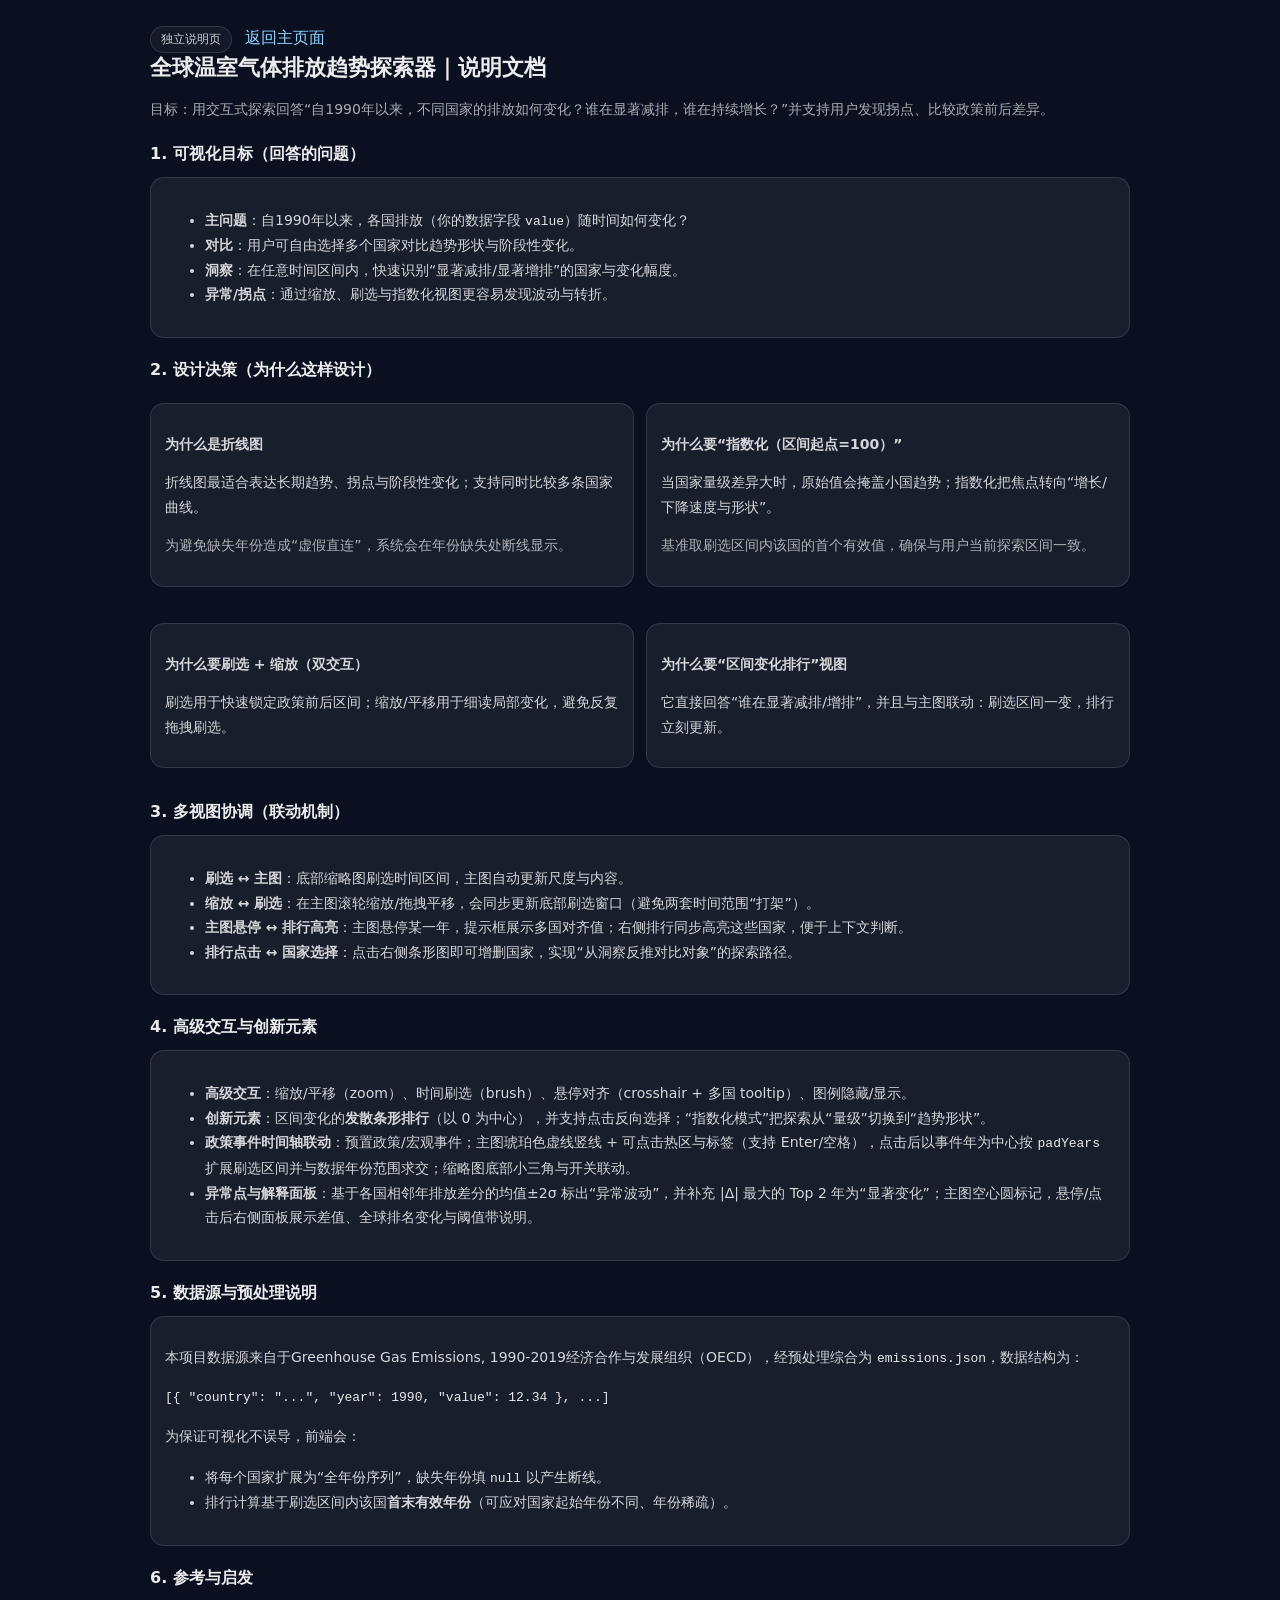
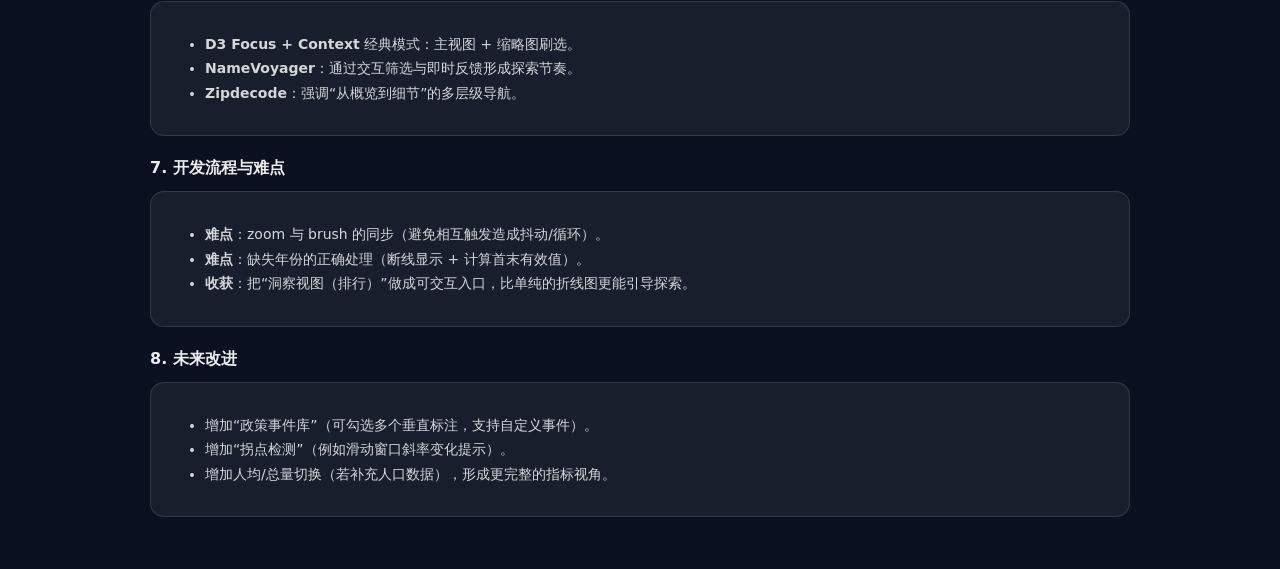
<file: docs/documentation.html>
<!doctype html>
<html lang="zh-CN">
  <head>
    <meta charset="utf-8" />
    <meta name="viewport" content="width=device-width, initial-scale=1" />
    <title>说明文档｜全球温室气体排放趋势探索器</title>
    <style>
      :root{
        --bg:#0b1020; --text:rgba(255,255,255,.92); --muted:rgba(255,255,255,.65);
        --card:rgba(255,255,255,.06); --border:rgba(255,255,255,.12); --accent:#8dd3ff;
        --mono: ui-monospace, SFMono-Regular, Menlo, Monaco, Consolas, "Liberation Mono", "Courier New", monospace;
        --sans: ui-sans-serif, system-ui, -apple-system, Segoe UI, Roboto, Helvetica, Arial, "Noto Sans", "Liberation Sans", sans-serif;
      }
      body{ margin:0; font-family:var(--sans); color:var(--text); background: var(--bg); }
      .wrap{ max-width: 980px; margin: 0 auto; padding: 26px 18px 40px; }
      h1{ font-size: 22px; margin: 0 0 8px; }
      h2{ font-size: 16px; margin: 22px 0 10px; }
      p, li{ color: rgba(255,255,255,.82); line-height: 1.75; font-size: 14px; }
      a{ color: var(--accent); text-decoration: none; }
      .card{
        background: var(--card);
        border: 1px solid var(--border);
        border-radius: 14px;
        padding: 14px 14px;
        margin: 12px 0;
      }
      code{ font-family: var(--mono); font-size: 13px; color: rgba(255,255,255,.9); }
      .muted{ color: var(--muted); }
      .pill{ display:inline-block; padding: 4px 10px; border-radius: 999px; border: 1px solid var(--border); background: rgba(255,255,255,.04); margin-right: 8px; font-size: 12px; color: rgba(255,255,255,.78); }
      .grid{ display:grid; grid-template-columns: 1fr 1fr; gap: 12px; }
      @media (max-width: 860px){ .grid{ grid-template-columns: 1fr; } }
    </style>
  </head>
  <body>
    <div class="wrap">
      <div class="muted">
        <span class="pill">独立说明页</span>
        <a href="../index.html">返回主页面</a>
      </div>
      <h1>全球温室气体排放趋势探索器｜说明文档</h1>
      <p class="muted">目标：用交互式探索回答“自1990年以来，不同国家的排放如何变化？谁在显著减排，谁在持续增长？”并支持用户发现拐点、比较政策前后差异。</p>

      <h2>1. 可视化目标（回答的问题）</h2>
      <div class="card">
        <ul>
          <li><b>主问题</b>：自1990年以来，各国排放（你的数据字段 <code>value</code>）随时间如何变化？</li>
          <li><b>对比</b>：用户可自由选择多个国家对比趋势形状与阶段性变化。</li>
          <li><b>洞察</b>：在任意时间区间内，快速识别“显著减排/显著增排”的国家与变化幅度。</li>
          <li><b>异常/拐点</b>：通过缩放、刷选与指数化视图更容易发现波动与转折。</li>
        </ul>
      </div>

      <h2>2. 设计决策（为什么这样设计）</h2>
      <div class="grid">
        <div class="card">
          <p><b>为什么是折线图</b></p>
          <p>折线图最适合表达长期趋势、拐点与阶段性变化；支持同时比较多条国家曲线。</p>
          <p class="muted">为避免缺失年份造成“虚假直连”，系统会在年份缺失处断线显示。</p>
        </div>
        <div class="card">
          <p><b>为什么要“指数化（区间起点=100）”</b></p>
          <p>当国家量级差异大时，原始值会掩盖小国趋势；指数化把焦点转向“增长/下降速度与形状”。</p>
          <p class="muted">基准取刷选区间内该国的首个有效值，确保与用户当前探索区间一致。</p>
        </div>
        <div class="card">
          <p><b>为什么要刷选 + 缩放（双交互）</b></p>
          <p>刷选用于快速锁定政策前后区间；缩放/平移用于细读局部变化，避免反复拖拽刷选。</p>
        </div>
        <div class="card">
          <p><b>为什么要“区间变化排行”视图</b></p>
          <p>它直接回答“谁在显著减排/增排”，并且与主图联动：刷选区间一变，排行立刻更新。</p>
        </div>
      </div>

      <h2>3. 多视图协调（联动机制）</h2>
      <div class="card">
        <ul>
          <li><b>刷选 ↔ 主图</b>：底部缩略图刷选时间区间，主图自动更新尺度与内容。</li>
          <li><b>缩放 ↔ 刷选</b>：在主图滚轮缩放/拖拽平移，会同步更新底部刷选窗口（避免两套时间范围“打架”）。</li>
          <li><b>主图悬停 ↔ 排行高亮</b>：主图悬停某一年，提示框展示多国对齐值；右侧排行同步高亮这些国家，便于上下文判断。</li>
          <li><b>排行点击 ↔ 国家选择</b>：点击右侧条形图即可增删国家，实现“从洞察反推对比对象”的探索路径。</li>
        </ul>
      </div>

      <h2>4. 高级交互与创新元素</h2>
      <div class="card">
        <ul>
          <li><b>高级交互</b>：缩放/平移（zoom）、时间刷选（brush）、悬停对齐（crosshair + 多国 tooltip）、图例隐藏/显示。</li>
          <li><b>创新元素</b>：区间变化的<b>发散条形排行</b>（以 0 为中心），并支持点击反向选择；“指数化模式”把探索从“量级”切换到“趋势形状”。</li>
          <li><b>政策事件时间轴联动</b>：预置政策/宏观事件；主图琥珀色虚线竖线 + 可点击热区与标签（支持 Enter/空格），点击后以事件年为中心按 <code>padYears</code> 扩展刷选区间并与数据年份范围求交；缩略图底部小三角与开关联动。</li>
          <li><b>异常点与解释面板</b>：基于各国相邻年排放差分的均值±2σ 标出“异常波动”，并补充 |Δ| 最大的 Top 2 年为“显著变化”；主图空心圆标记，悬停/点击后右侧面板展示差值、全球排名变化与阈值带说明。</li>
        </ul>
      </div>

      <h2>5. 数据源与预处理说明</h2>
      <div class="card">
        <p>本项目数据源来自于Greenhouse Gas Emissions, 1990-2019经济合作与发展组织（OECD），经预处理综合为 <code>emissions.json</code>，数据结构为：</p>
        <p class="muted"><code>[{ "country": "...", "year": 1990, "value": 12.34 }, ...]</code></p>
        <p>为保证可视化不误导，前端会：</p>
        <ul>
          <li>将每个国家扩展为“全年份序列”，缺失年份填 <code>null</code> 以产生断线。</li>
          <li>排行计算基于刷选区间内该国<b>首末有效年份</b>（可应对国家起始年份不同、年份稀疏）。</li>
        </ul>
      </div>

      <h2>6. 参考与启发</h2>
      <div class="card">
        <ul>
          <li><b>D3 Focus + Context</b> 经典模式：主视图 + 缩略图刷选。</li>
          <li><b>NameVoyager</b>：通过交互筛选与即时反馈形成探索节奏。</li>
          <li><b>Zipdecode</b>：强调“从概览到细节”的多层级导航。</li>
        </ul>
      </div>

      <h2>7. 开发流程与难点</h2>
      <div class="card">
        <ul>
          <li><b>难点</b>：zoom 与 brush 的同步（避免相互触发造成抖动/循环）。</li>
          <li><b>难点</b>：缺失年份的正确处理（断线显示 + 计算首末有效值）。</li>
          <li><b>收获</b>：把“洞察视图（排行）”做成可交互入口，比单纯的折线图更能引导探索。</li>
        </ul>
      </div>

      <h2>8. 未来改进</h2>
      <div class="card">
        <ul>
          <li>增加“政策事件库”（可勾选多个垂直标注，支持自定义事件）。</li>
          <li>增加“拐点检测”（例如滑动窗口斜率变化提示）。</li>
          <li>增加人均/总量切换（若补充人口数据），形成更完整的指标视角。</li>
        </ul>
      </div>

    </div>
  </body>
</html>
</file>
